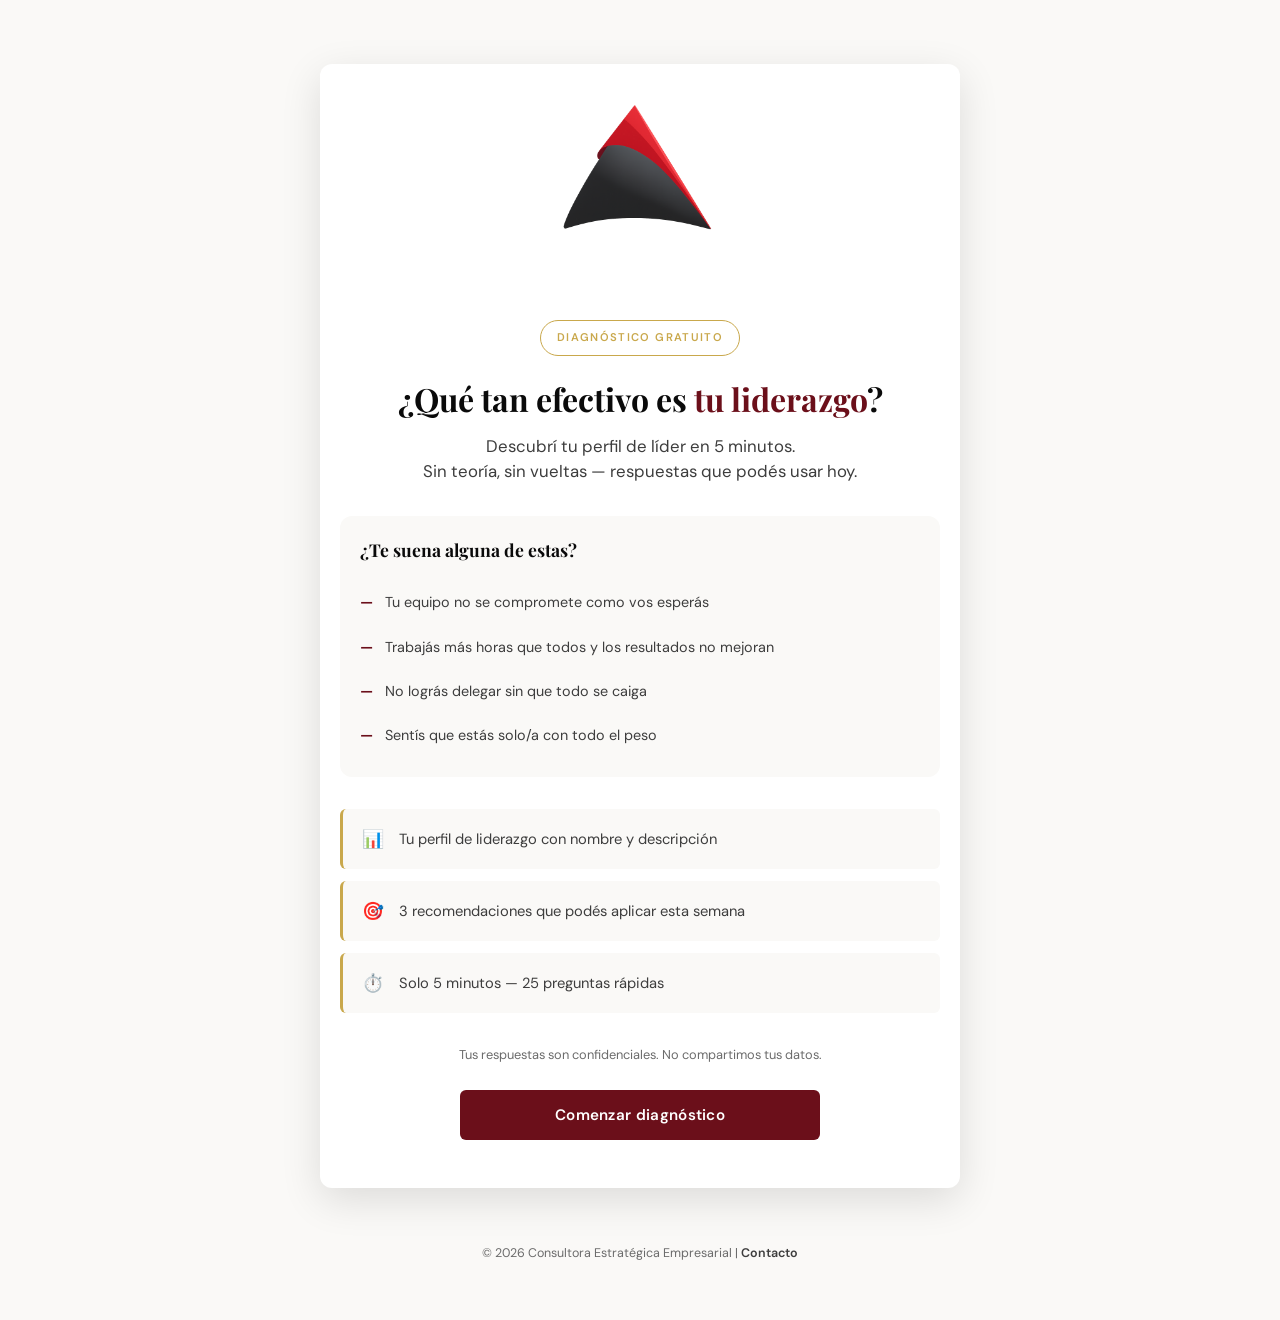
<file: public/index.html>
<!DOCTYPE html>
<html lang="es">
<head>
    <meta charset="UTF-8">
    <meta name="viewport" content="width=device-width, initial-scale=1.0, maximum-scale=1.0">
    <meta name="description" content="Diagnóstico gratuito de liderazgo para líderes y empresarios. Descubrí tu perfil en 5 minutos.">
    <meta property="og:title" content="¿Qué tan efectivo es tu liderazgo? — Diagnóstico gratuito">
    <meta property="og:description" content="Evaluá tus competencias de liderazgo en 5 minutos y recibí recomendaciones personalizadas.">
    <meta property="og:type" content="website">
    <title>Diagnóstico de Liderazgo | Consultora Estratégica Empresarial</title>
    <link rel="stylesheet" href="css/styles.css">
</head>
<body>
    <div class="container">
        
        <div class="logo-container">
            <img src="images/logo.png" alt="Consultora Estratégica" class="logo-img"
                 onerror="this.style.display='none'">
        </div>

        <!-- ════════════════════════════════════════════════════════════════
             PANTALLA 1: BIENVENIDA
             ════════════════════════════════════════════════════════════════ -->
        <section id="welcome-screen" class="screen active">
            <div class="welcome-screen-inner" style="text-align:center;">
                <div class="hero-badge">Diagnóstico gratuito</div>
                
                <h1 class="main-title">¿Qué tan efectivo es <em>tu liderazgo</em>?</h1>
                
                <p class="subtitle">Descubrí tu perfil de líder en 5 minutos.<br>
                Sin teoría, sin vueltas — respuestas que podés usar hoy.</p>

                <div class="pain-points" style="text-align:left;">
                    <h3>¿Te suena alguna de estas?</h3>
                    <div class="pain-item">Tu equipo no se compromete como vos esperás</div>
                    <div class="pain-item">Trabajás más horas que todos y los resultados no mejoran</div>
                    <div class="pain-item">No lográs delegar sin que todo se caiga</div>
                    <div class="pain-item">Sentís que estás solo/a con todo el peso</div>
                </div>

                <div class="benefits" style="text-align:left;">
                    <div class="benefit-item">
                        <span class="icon">📊</span>
                        <p>Tu perfil de liderazgo con nombre y descripción</p>
                    </div>
                    <div class="benefit-item">
                        <span class="icon">🎯</span>
                        <p>3 recomendaciones que podés aplicar esta semana</p>
                    </div>
                    <div class="benefit-item">
                        <span class="icon">⏱️</span>
                        <p>Solo 5 minutos — 25 preguntas rápidas</p>
                    </div>
                </div>

                <p class="privacy-note">Tus respuestas son confidenciales. No compartimos tus datos.</p>

                <button class="btn-primary" onclick="startQuestions()">Comenzar diagnóstico</button>
            </div>
        </section>

        <!-- ════════════════════════════════════════════════════════════════
             PANTALLA 2: PREGUNTAS (con micro-insights entre dimensiones)
             ════════════════════════════════════════════════════════════════ -->
        <section id="questions-screen" class="screen">
            <div class="progress-wrapper">
                <div class="progress-bar">
                    <div class="progress-fill" id="questions-progress" style="width:0%"></div>
                </div>
                <p class="progress-text" id="questions-progress-text">Pregunta 1 de 25</p>
            </div>

            <div class="dimension-badge" id="dimension-badge"></div>

            <div class="question-container" id="question-container">
                <!-- Preguntas se cargan dinámicamente -->
            </div>

            <div class="navigation-buttons">
                <button class="btn-secondary" id="prev-btn" onclick="previousQuestion()" style="display:none;">Anterior</button>
                <button class="btn-primary" id="next-btn" onclick="nextQuestion()">Siguiente</button>
            </div>
        </section>

        <!-- ════════════════════════════════════════════════════════════════
             MICRO-INSIGHTS (aparecen entre bloques de dimensión)
             ════════════════════════════════════════════════════════════════ -->
        <section id="insight-screen" class="micro-insight">
            <div class="insight-card" id="insight-card">
                <span class="insight-icon" id="insight-icon">💡</span>
                <div class="insight-stat" id="insight-stat">73%</div>
                <p class="insight-text" id="insight-text">Loading...</p>
                <span class="insight-source" id="insight-source">Fuente</span>
            </div>
            <div style="margin-top:1.5rem;">
                <button class="btn-primary" onclick="continueAfterInsight()">Continuar</button>
            </div>
        </section>

        <!-- ════════════════════════════════════════════════════════════════
             PANTALLA 3: DATOS (ahora AL FINAL, después de responder)
             ════════════════════════════════════════════════════════════════ -->
        <section id="profile-screen" class="screen">
            <div style="text-align:center; padding-top:1rem;">
                <h2 class="section-title">¡Listo! Tu diagnóstico está casi listo</h2>
                <p class="section-subtitle">Completá estos datos para generar tu reporte personalizado y recibir tus resultados.</p>
            </div>

            <form id="profile-form">
                <!-- Botón volver -->
                <div style="margin-bottom:1.5rem;">
                    <button type="button" class="btn-secondary" onclick="goBackToQuestions()" style="max-width:200px; margin:0; font-size:0.85rem; padding:10px 16px;">
                        ← Volver a las preguntas
                    </button>
                </div>
                <div class="form-group">
                    <label for="name">Tu nombre <span class="optional">(opcional)</span></label>
                    <input type="text" id="name" name="name" placeholder="¿Cómo te llamás?" autocomplete="name">
                </div>

                <div class="form-group">
                    <label for="email">Tu email <span class="required">*</span></label>
                    <input type="email" id="email" name="email" placeholder="tu@email.com" required autocomplete="email">
                    <small>Para enviarte tu reporte completo en PDF</small>
                </div>

                <div class="form-group">
                    <label for="country">País donde trabajás <span class="required">*</span></label>
                    <select id="country" name="country" required>
                        <option value="">Seleccioná tu país</option>
                        <option value="Argentina">Argentina</option>
                        <option value="Bolivia">Bolivia</option>
                        <option value="Chile">Chile</option>
                        <option value="Colombia">Colombia</option>
                        <option value="Costa Rica">Costa Rica</option>
                        <option value="Ecuador">Ecuador</option>
                        <option value="El Salvador">El Salvador</option>
                        <option value="España">España</option>
                        <option value="Estados Unidos">Estados Unidos</option>
                        <option value="Guatemala">Guatemala</option>
                        <option value="Honduras">Honduras</option>
                        <option value="México">México</option>
                        <option value="Nicaragua">Nicaragua</option>
                        <option value="Panamá">Panamá</option>
                        <option value="Paraguay">Paraguay</option>
                        <option value="Perú">Perú</option>
                        <option value="Puerto Rico">Puerto Rico</option>
                        <option value="República Dominicana">República Dominicana</option>
                        <option value="Uruguay">Uruguay</option>
                        <option value="Venezuela">Venezuela</option>
                        <option value="Otro">Otro</option>
                    </select>
                </div>

                <div class="form-group">
                    <label>¿Cuál es tu rol actual? <span class="required">*</span></label>
                    <div class="radio-group">
                        <label class="radio-option">
                            <input type="radio" name="role" value="Gerente / Jefe de Área" required>
                            <span>Gerente / Jefe de Área</span>
                        </label>
                        <label class="radio-option">
                            <input type="radio" name="role" value="Director / Gerente Senior">
                            <span>Director / Gerente Senior</span>
                        </label>
                        <label class="radio-option">
                            <input type="radio" name="role" value="Dueño / Fundador">
                            <span>Dueño / Fundador de empresa</span>
                        </label>
                        <label class="radio-option">
                            <input type="radio" name="role" value="Otro">
                            <span>Otro rol de liderazgo</span>
                        </label>
                    </div>
                </div>

                <div class="form-group">
                    <label>¿Cuántas personas liderás? <span class="required">*</span></label>
                    <div class="radio-group">
                        <label class="radio-option">
                            <input type="radio" name="teamSize" value="1-5 personas" required>
                            <span>1-5 personas</span>
                        </label>
                        <label class="radio-option">
                            <input type="radio" name="teamSize" value="6-15 personas">
                            <span>6-15 personas</span>
                        </label>
                        <label class="radio-option">
                            <input type="radio" name="teamSize" value="16-50 personas">
                            <span>16-50 personas</span>
                        </label>
                        <label class="radio-option">
                            <input type="radio" name="teamSize" value="Más de 50 personas">
                            <span>Más de 50 personas</span>
                        </label>
                    </div>
                </div>

                <button type="submit" class="btn-primary">Ver mis resultados</button>
            </form>
        </section>

        <!-- ════════════════════════════════════════════════════════════════
             PANTALLA 4: CARGA
             ════════════════════════════════════════════════════════════════ -->
        <section id="loading-screen" class="screen">
            <div class="loading-content">
                <div class="spinner"></div>
                <h2>Generando tu perfil de liderazgo...</h2>
                <p id="loading-message">Analizando tus respuestas en 5 dimensiones</p>
            </div>
        </section>

    </div>

    <footer class="site-footer">
        <p>&copy; 2026 Consultora Estratégica Empresarial | <a href="mailto:contactofba@gmail.com">Contacto</a></p>
    </footer>

    <script src="js/assessment.js"></script>
</body>
</html>
</file>
<file: public/css/styles.css>
/* ==========================================================================
   LEADERSHIP ASSESSMENT — REDESIGN v2.0
   Paleta: Negro, Rojo, Blanco | Bordo, Gris | Dorado metálico
   Estética: Editorial de lujo, mobile-first
   ========================================================================== */

@import url('https://fonts.googleapis.com/css2?family=Playfair+Display:wght@400;600;700;800&family=DM+Sans:wght@300;400;500;600;700&display=swap');

/* ── Variables ─────────────────────────────────────────────────────────── */
:root {
    /* Marca */
    --black: #0a0a0a;
    --red: #c41a1a;
    --white: #ffffff;
    --bordeaux: #6b0f1a;
    --bordeaux-deep: #4a0a12;
    --grey-900: #1a1a1a;
    --grey-700: #3d3d3d;
    --grey-500: #6b6b6b;
    --grey-300: #b0b0b0;
    --grey-100: #f2f0ed;
    --grey-50: #faf9f7;
    --gold: #c9a84c;
    --gold-light: #d4b95e;
    --gold-muted: rgba(201, 168, 76, 0.15);

    /* Semánticos */
    --bg: var(--grey-50);
    --surface: var(--white);
    --text-primary: var(--black);
    --text-secondary: var(--grey-700);
    --text-muted: var(--grey-500);
    --accent: var(--bordeaux);
    --accent-hover: var(--bordeaux-deep);
    --highlight: var(--gold);
    --border: #e5e2de;
    --error: #b91c1c;
    --success: #15803d;

    /* Tipografía */
    --font-display: 'Playfair Display', Georgia, serif;
    --font-body: 'DM Sans', -apple-system, sans-serif;

    /* Espaciado */
    --sp-2: 0.5rem;
    --sp-3: 0.75rem;
    --sp-4: 1rem;
    --sp-5: 1.25rem;
    --sp-6: 1.5rem;
    --sp-8: 2rem;
    --sp-10: 2.5rem;
    --sp-12: 3rem;
    --sp-16: 4rem;

    /* Otros */
    --radius: 6px;
    --radius-lg: 12px;
    --shadow-sm: 0 1px 3px rgba(0,0,0,0.06);
    --shadow-md: 0 4px 16px rgba(0,0,0,0.08);
    --shadow-lg: 0 12px 40px rgba(0,0,0,0.12);
    --transition: 0.25s cubic-bezier(0.4, 0, 0.2, 1);
}

/* ── Reset ─────────────────────────────────────────────────────────────── */
*, *::before, *::after { margin: 0; padding: 0; box-sizing: border-box; }
html { scroll-behavior: smooth; -webkit-text-size-adjust: 100%; }

body {
    font-family: var(--font-body);
    font-size: 16px;
    line-height: 1.6;
    color: var(--text-primary);
    background: var(--bg);
    min-height: 100vh;
    -webkit-font-smoothing: antialiased;
}

/* ── Contenedor principal ──────────────────────────────────────────────── */
.container {
    max-width: 640px;
    margin: 0 auto;
    background: var(--surface);
    min-height: 100vh;
    position: relative;
    overflow-x: hidden; /* Solo horizontal — permite sticky vertical */
}

@media (min-width: 768px) {
    body { padding: var(--sp-8) var(--sp-4); }
    .container {
        min-height: auto;
        border-radius: var(--radius-lg);
        box-shadow: var(--shadow-lg);
        margin-top: var(--sp-8);
        margin-bottom: var(--sp-8);
    }
}

/* ── Logo ──────────────────────────────────────────────────────────────── */
.logo-container {
    text-align: center;
    padding: var(--sp-6) var(--sp-4) var(--sp-2);
}

.logo-img {
    max-width: 160px;
    height: auto;
}

/* ── Pantallas (navegación) ────────────────────────────────────────────── */
.screen {
    display: none;
    padding: var(--sp-6) var(--sp-5);
    animation: screenIn 0.4s ease-out;
}

.screen.active { display: block; }

@keyframes screenIn {
    from { opacity: 0; transform: translateY(12px); }
    to { opacity: 1; transform: translateY(0); }
}

/* ── Barra de progreso (fija arriba) ───────────────────────────────────── */
.progress-wrapper {
    position: sticky;
    top: 0;
    z-index: 100;
    background: var(--surface);
    padding: var(--sp-3) var(--sp-5) 0;
    border-bottom: 1px solid var(--border);
}

.progress-bar {
    width: 100%;
    height: 4px;
    background: var(--grey-100);
    border-radius: 2px;
    overflow: hidden;
}

.progress-fill {
    height: 100%;
    background: linear-gradient(90deg, var(--bordeaux), var(--gold));
    transition: width 0.4s ease;
    border-radius: 2px;
}

.progress-text {
    text-align: center;
    color: var(--text-muted);
    font-size: 0.8rem;
    font-weight: 500;
    padding: var(--sp-2) 0 var(--sp-3);
    letter-spacing: 0.03em;
}

/* ══════════════════════════════════════════════════════════════════════════
   PANTALLA DE BIENVENIDA
   ══════════════════════════════════════════════════════════════════════════ */
.welcome-screen-inner {
    padding: var(--sp-8) 0 var(--sp-6);
}

.hero-badge {
    display: inline-block;
    font-family: var(--font-body);
    font-size: 0.7rem;
    font-weight: 600;
    letter-spacing: 0.12em;
    text-transform: uppercase;
    color: var(--gold);
    border: 1px solid var(--gold);
    padding: var(--sp-2) var(--sp-4);
    border-radius: 100px;
    margin-bottom: var(--sp-6);
}

.main-title {
    font-family: var(--font-display);
    font-size: 2rem;
    font-weight: 700;
    color: var(--text-primary);
    line-height: 1.2;
    margin-bottom: var(--sp-4);
}

.main-title em {
    font-style: normal;
    color: var(--bordeaux);
}

.subtitle {
    font-size: 1.05rem;
    color: var(--text-secondary);
    font-weight: 400;
    margin-bottom: var(--sp-8);
    line-height: 1.5;
}

/* Beneficios */
.benefits {
    display: flex;
    flex-direction: column;
    gap: var(--sp-3);
    margin-bottom: var(--sp-8);
}

.benefit-item {
    display: flex;
    align-items: center;
    gap: var(--sp-3);
    padding: var(--sp-4);
    background: var(--grey-50);
    border-radius: var(--radius);
    border-left: 3px solid var(--gold);
    transition: var(--transition);
}

.benefit-item .icon {
    font-size: 1.1rem;
    flex-shrink: 0;
    width: 28px;
    text-align: center;
}

.benefit-item p {
    color: var(--text-secondary);
    font-size: 0.92rem;
    line-height: 1.4;
}

.privacy-note {
    font-size: 0.8rem;
    color: var(--text-muted);
    text-align: center;
    margin-bottom: var(--sp-6);
}

/* Dolor points */
.pain-points {
    background: var(--grey-50);
    border-radius: var(--radius-lg);
    padding: var(--sp-5);
    margin-bottom: var(--sp-8);
}

.pain-points h3 {
    font-family: var(--font-display);
    font-size: 1.1rem;
    color: var(--text-primary);
    margin-bottom: var(--sp-4);
}

.pain-item {
    display: flex;
    align-items: flex-start;
    gap: var(--sp-3);
    padding: var(--sp-3) 0;
    font-size: 0.9rem;
    color: var(--text-secondary);
    line-height: 1.4;
}

.pain-item::before {
    content: '—';
    color: var(--bordeaux);
    font-weight: 700;
    flex-shrink: 0;
}

/* ══════════════════════════════════════════════════════════════════════════
   PREGUNTAS
   ══════════════════════════════════════════════════════════════════════════ */
.dimension-badge { display: none; }

.question-container {
    padding: var(--sp-4) 0;
    min-height: 320px;
    display: flex;
    flex-direction: column;
    justify-content: center;
}

.question-number {
    font-size: 0.75rem;
    font-weight: 600;
    text-transform: uppercase;
    letter-spacing: 0.1em;
    color: var(--text-muted);
    margin-bottom: var(--sp-4);
}

.question-text {
    font-family: var(--font-display);
    font-size: 1.25rem;
    font-weight: 600;
    color: var(--text-primary);
    line-height: 1.4;
    margin-bottom: var(--sp-8);
    text-align: left;
}

/* Escala Likert — botones grandes, mobile-friendly */
.likert-scale {
    display: flex;
    flex-direction: column;
    gap: var(--sp-3);
}

.likert-option {
    display: flex;
    align-items: center;
    gap: var(--sp-4);
    padding: var(--sp-4) var(--sp-5);
    border: 1.5px solid var(--border);
    border-radius: var(--radius);
    cursor: pointer;
    transition: var(--transition);
    min-height: 52px;
    -webkit-tap-highlight-color: transparent;
}

.likert-option:hover {
    border-color: var(--bordeaux);
    background: rgba(107, 15, 26, 0.03);
}

.likert-option:active {
    transform: scale(0.99);
}

.likert-option input[type="radio"] { display: none; }

.likert-number {
    display: inline-flex;
    align-items: center;
    justify-content: center;
    width: 36px;
    height: 36px;
    border-radius: 50%;
    background: var(--grey-100);
    color: var(--text-secondary);
    font-weight: 700;
    font-size: 0.95rem;
    flex-shrink: 0;
    transition: var(--transition);
}

.likert-label {
    flex: 1;
    color: var(--text-secondary);
    font-size: 0.9rem;
    font-weight: 400;
    line-height: 1.3;
}

/* Estado seleccionado */
.likert-option.selected {
    border-color: var(--bordeaux);
    background: rgba(107, 15, 26, 0.04);
}

.likert-option.selected .likert-number {
    background: var(--bordeaux);
    color: var(--white);
    transform: scale(1.05);
}

.likert-option.selected .likert-label {
    color: var(--text-primary);
    font-weight: 600;
}

/* ── Micro-Insights (entre bloques de dimensión) ──────────────────────── */
.micro-insight {
    display: none;
    padding: var(--sp-6) var(--sp-5);
    animation: screenIn 0.5s ease-out;
}

.micro-insight.active { display: block; }

.insight-card {
    background: linear-gradient(135deg, var(--grey-900), var(--bordeaux-deep));
    color: var(--white);
    border-radius: var(--radius-lg);
    padding: var(--sp-8) var(--sp-6);
    text-align: center;
    position: relative;
    overflow: hidden;
}

.insight-card::before {
    content: '';
    position: absolute;
    top: -30%;
    right: -20%;
    width: 200px;
    height: 200px;
    background: radial-gradient(circle, rgba(201,168,76,0.15), transparent 70%);
    border-radius: 50%;
}

.insight-icon {
    font-size: 2rem;
    margin-bottom: var(--sp-4);
    display: block;
}

.insight-stat {
    font-family: var(--font-display);
    font-size: 2.5rem;
    font-weight: 800;
    color: var(--gold);
    margin-bottom: var(--sp-3);
    line-height: 1;
}

.insight-text {
    font-size: 0.95rem;
    line-height: 1.5;
    color: rgba(255,255,255,0.85);
    margin-bottom: var(--sp-6);
    max-width: 380px;
    margin-left: auto;
    margin-right: auto;
}

.insight-source {
    font-size: 0.72rem;
    color: rgba(255,255,255,0.4);
    letter-spacing: 0.05em;
}

/* ── Navegación ────────────────────────────────────────────────────────── */
.navigation-buttons {
    display: flex;
    gap: var(--sp-3);
    justify-content: center;
    padding: var(--sp-4) 0;
}

/* ── Botones ───────────────────────────────────────────────────────────── */
.btn-primary,
.btn-secondary {
    font-family: var(--font-body);
    font-weight: 600;
    font-size: 0.95rem;
    border: none;
    border-radius: var(--radius);
    cursor: pointer;
    transition: var(--transition);
    display: block;
    text-align: center;
    text-decoration: none;
    -webkit-tap-highlight-color: transparent;
}

.btn-primary {
    background: var(--bordeaux);
    color: var(--white);
    padding: 15px 32px;
    width: 100%;
    max-width: 360px;
    margin: 0 auto;
    letter-spacing: 0.02em;
}

.btn-primary:hover {
    background: var(--bordeaux-deep);
    transform: translateY(-1px);
    box-shadow: 0 6px 20px rgba(107, 15, 26, 0.25);
}

.btn-primary:active { transform: translateY(0); }

.btn-secondary {
    background: transparent;
    color: var(--text-secondary);
    border: 1.5px solid var(--border);
    padding: 13px 24px;
}

.btn-secondary:hover {
    border-color: var(--text-secondary);
    color: var(--text-primary);
}

.btn-gold {
    background: linear-gradient(135deg, var(--gold), var(--gold-light));
    color: var(--black);
    padding: 16px 32px;
    width: 100%;
    max-width: 360px;
    margin: 0 auto;
    font-weight: 700;
    font-size: 1rem;
    border: none;
    border-radius: var(--radius);
    cursor: pointer;
    transition: var(--transition);
    display: block;
    text-align: center;
    text-decoration: none;
    letter-spacing: 0.02em;
}

.btn-gold:hover {
    transform: translateY(-2px);
    box-shadow: 0 8px 24px rgba(201, 168, 76, 0.35);
}

.navigation-buttons .btn-primary,
.navigation-buttons .btn-secondary {
    flex: 1;
    max-width: 200px;
    margin: 0;
}

/* ══════════════════════════════════════════════════════════════════════════
   FORMULARIOS (ahora al final del flujo)
   ══════════════════════════════════════════════════════════════════════════ */
.form-group {
    margin-bottom: var(--sp-5);
}

.form-group label {
    display: block;
    font-weight: 600;
    font-size: 0.9rem;
    color: var(--text-primary);
    margin-bottom: var(--sp-2);
}

.required { color: var(--red); }
.optional { font-weight: 400; color: var(--text-muted); font-size: 0.8rem; }

.form-group input[type="text"],
.form-group input[type="email"],
.form-group select {
    width: 100%;
    padding: 13px 16px;
    border: 1.5px solid var(--border);
    border-radius: var(--radius);
    font-size: 1rem;
    font-family: var(--font-body);
    transition: var(--transition);
    background: var(--surface);
    color: var(--text-primary);
    -webkit-appearance: none;
}

.form-group input:focus,
.form-group select:focus {
    outline: none;
    border-color: var(--bordeaux);
    box-shadow: 0 0 0 3px rgba(107, 15, 26, 0.08);
}

.form-group small {
    display: block;
    margin-top: var(--sp-2);
    font-size: 0.8rem;
    color: var(--text-muted);
}

/* Radio options */
.radio-group {
    display: flex;
    flex-direction: column;
    gap: var(--sp-2);
}

.radio-option {
    display: flex;
    align-items: center;
    padding: var(--sp-4);
    border: 1.5px solid var(--border);
    border-radius: var(--radius);
    cursor: pointer;
    transition: var(--transition);
    min-height: 48px;
}

.radio-option:hover {
    border-color: var(--bordeaux);
    background: rgba(107, 15, 26, 0.02);
}

.radio-option input[type="radio"] {
    width: 18px;
    height: 18px;
    margin-right: var(--sp-3);
    accent-color: var(--bordeaux);
    flex-shrink: 0;
}

.radio-option span {
    font-size: 0.9rem;
    color: var(--text-secondary);
    line-height: 1.3;
}

.radio-option input[type="radio"]:checked + span {
    font-weight: 600;
    color: var(--text-primary);
}

/* ══════════════════════════════════════════════════════════════════════════
   PANTALLA DE CARGA
   ══════════════════════════════════════════════════════════════════════════ */
.loading-content {
    text-align: center;
    padding: var(--sp-16) 0;
}

.spinner {
    width: 48px;
    height: 48px;
    margin: 0 auto var(--sp-8);
    border: 3px solid var(--border);
    border-top: 3px solid var(--bordeaux);
    border-radius: 50%;
    animation: spin 0.8s linear infinite;
}

@keyframes spin {
    to { transform: rotate(360deg); }
}

.loading-content h2 {
    font-family: var(--font-display);
    font-size: 1.5rem;
    color: var(--text-primary);
    margin-bottom: var(--sp-3);
}

.loading-content p {
    color: var(--text-muted);
    font-size: 0.9rem;
}

/* ── Section titles (generic) ─────────────────────────────────────────── */
.section-title {
    font-family: var(--font-display);
    font-size: 1.5rem;
    font-weight: 700;
    color: var(--text-primary);
    margin-bottom: var(--sp-3);
    line-height: 1.25;
}

.section-subtitle {
    font-size: 0.95rem;
    color: var(--text-secondary);
    margin-bottom: var(--sp-6);
    line-height: 1.5;
}

/* ══════════════════════════════════════════════════════════════════════════
   PÁGINA DE RESULTADOS
   ══════════════════════════════════════════════════════════════════════════ */
.results-container {
    max-width: 640px;
    margin: 0 auto;
    background: var(--surface);
    min-height: 100vh;
}

@media (min-width: 768px) {
    .results-container {
        min-height: auto;
        border-radius: var(--radius-lg);
        box-shadow: var(--shadow-lg);
        margin-top: var(--sp-8);
        margin-bottom: var(--sp-8);
    }
}

/* Header de resultados */
.results-header {
    background: linear-gradient(145deg, var(--black) 0%, var(--bordeaux-deep) 100%);
    color: var(--white);
    padding: var(--sp-10) var(--sp-6) var(--sp-8);
    text-align: center;
    position: relative;
    overflow: hidden;
}

.results-header::after {
    content: '';
    position: absolute;
    bottom: -40%;
    right: -20%;
    width: 300px;
    height: 300px;
    background: radial-gradient(circle, rgba(201,168,76,0.12), transparent 70%);
    border-radius: 50%;
}

.results-header h1 {
    font-family: var(--font-display);
    font-size: 1.6rem;
    font-weight: 700;
    margin-bottom: var(--sp-2);
    position: relative;
    z-index: 1;
}

.results-header .participant-info {
    font-size: 0.85rem;
    color: rgba(255,255,255,0.6);
    position: relative;
    z-index: 1;
}

.results-body {
    padding: var(--sp-6) var(--sp-5);
}

/* Score card principal */
.score-card {
    text-align: center;
    padding: var(--sp-8) var(--sp-5);
    margin-bottom: var(--sp-6);
}

.global-score {
    font-family: var(--font-display);
    font-size: 4.5rem;
    font-weight: 800;
    color: var(--bordeaux);
    line-height: 1;
    margin-bottom: var(--sp-2);
}

.global-score span {
    font-size: 1.5rem;
    color: var(--text-muted);
    font-weight: 400;
}

.global-level {
    display: inline-block;
    font-size: 0.85rem;
    font-weight: 600;
    text-transform: uppercase;
    letter-spacing: 0.1em;
    padding: var(--sp-2) var(--sp-5);
    border-radius: 100px;
    margin-bottom: var(--sp-4);
}

/* Profile badge (tipo de líder) */
.profile-badge {
    background: linear-gradient(135deg, var(--grey-900), var(--bordeaux-deep));
    color: var(--white);
    border-radius: var(--radius-lg);
    padding: var(--sp-6);
    margin-bottom: var(--sp-6);
    position: relative;
    overflow: hidden;
}

.profile-badge::after {
    content: '';
    position: absolute;
    top: -20%;
    right: -10%;
    width: 150px;
    height: 150px;
    background: radial-gradient(circle, rgba(201,168,76,0.15), transparent 70%);
    border-radius: 50%;
}

.profile-badge .profile-label {
    font-size: 0.7rem;
    letter-spacing: 0.12em;
    text-transform: uppercase;
    color: var(--gold);
    margin-bottom: var(--sp-3);
    position: relative;
    z-index: 1;
}

.profile-badge .profile-name {
    font-family: var(--font-display);
    font-size: 1.5rem;
    font-weight: 700;
    margin-bottom: var(--sp-3);
    position: relative;
    z-index: 1;
}

.profile-badge .profile-description {
    font-size: 0.9rem;
    line-height: 1.6;
    color: rgba(255,255,255,0.8);
    position: relative;
    z-index: 1;
}

/* Dimensiones */
.dimensions-section {
    margin-bottom: var(--sp-8);
}

.dimensions-section h2 {
    font-family: var(--font-display);
    font-size: 1.2rem;
    font-weight: 700;
    margin-bottom: var(--sp-5);
    color: var(--text-primary);
}

.dimension-card {
    padding: var(--sp-5);
    border: 1px solid var(--border);
    border-radius: var(--radius);
    margin-bottom: var(--sp-3);
    transition: var(--transition);
}

.dimension-card-header {
    display: flex;
    justify-content: space-between;
    align-items: center;
    margin-bottom: var(--sp-3);
}

.dimension-card h3 {
    font-family: var(--font-body);
    font-size: 0.9rem;
    font-weight: 600;
    color: var(--text-primary);
    flex: 1;
    padding-right: var(--sp-3);
}

.score-value {
    font-family: var(--font-display);
    font-size: 1.6rem;
    font-weight: 800;
    color: var(--bordeaux);
    flex-shrink: 0;
}

.dimension-bar {
    width: 100%;
    height: 6px;
    background: var(--grey-100);
    border-radius: 3px;
    overflow: hidden;
    margin-bottom: var(--sp-3);
}

.dimension-bar-fill {
    height: 100%;
    border-radius: 3px;
    transition: width 0.8s ease;
}

.bar-exceptional { background: linear-gradient(90deg, var(--bordeaux), var(--gold)); }
.bar-effective { background: var(--bordeaux); }
.bar-developing { background: var(--gold); }
.bar-critical { background: var(--red); }

.level-badge {
    display: inline-block;
    font-size: 0.72rem;
    font-weight: 600;
    text-transform: uppercase;
    letter-spacing: 0.06em;
    padding: 3px 10px;
    border-radius: 100px;
}

.level-exceptional { background: rgba(107,15,26,0.1); color: var(--bordeaux); }
.level-effective { background: rgba(107,15,26,0.06); color: var(--bordeaux); }
.level-developing { background: var(--gold-muted); color: #8a7132; }
.level-critical { background: rgba(185,28,28,0.08); color: var(--red); }

.dimension-interpretation {
    font-size: 0.85rem;
    color: var(--text-secondary);
    line-height: 1.5;
    margin-top: var(--sp-3);
    padding-top: var(--sp-3);
    border-top: 1px solid var(--border);
}

/* Fortalezas / Oportunidades */
.analysis-box {
    border-radius: var(--radius-lg);
    padding: var(--sp-5);
    margin-bottom: var(--sp-5);
}

.analysis-box.strengths {
    background: rgba(107, 15, 26, 0.03);
    border: 1px solid rgba(107, 15, 26, 0.1);
}

.analysis-box.opportunities {
    background: var(--gold-muted);
    border: 1px solid rgba(201, 168, 76, 0.25);
}

.analysis-box h2 {
    font-family: var(--font-display);
    font-size: 1.1rem;
    font-weight: 700;
    margin-bottom: var(--sp-4);
}

.analysis-item {
    display: flex;
    justify-content: space-between;
    align-items: center;
    padding: var(--sp-3) 0;
    border-bottom: 1px solid rgba(0,0,0,0.06);
    font-size: 0.9rem;
}

.analysis-item:last-child { border-bottom: none; }

.analysis-item .dim-name { color: var(--text-secondary); flex: 1; }
.analysis-item .dim-score {
    font-family: var(--font-display);
    font-weight: 700;
    color: var(--bordeaux);
    font-size: 1.1rem;
}

/* Recomendaciones */
.recommendations-section {
    margin-bottom: var(--sp-8);
}

.recommendations-section h2 {
    font-family: var(--font-display);
    font-size: 1.2rem;
    font-weight: 700;
    margin-bottom: var(--sp-2);
}

.recommendations-section .rec-intro {
    font-size: 0.9rem;
    color: var(--text-secondary);
    margin-bottom: var(--sp-5);
    line-height: 1.5;
}

.recommendation-card {
    border: 1px solid var(--border);
    border-radius: var(--radius);
    padding: var(--sp-5);
    margin-bottom: var(--sp-4);
}

.recommendation-card h3 {
    font-family: var(--font-display);
    font-size: 1rem;
    font-weight: 700;
    color: var(--text-primary);
    margin-bottom: var(--sp-3);
}

.recommendation-card p {
    font-size: 0.88rem;
    color: var(--text-secondary);
    line-height: 1.6;
}

.recommendation-card .rec-action {
    margin-top: var(--sp-4);
    padding: var(--sp-4);
    background: var(--grey-50);
    border-radius: var(--radius);
    font-size: 0.85rem;
    color: var(--text-primary);
    line-height: 1.5;
    font-weight: 500;
}

/* CTA Section */
.cta-section {
    background: linear-gradient(145deg, var(--black), var(--bordeaux-deep));
    color: var(--white);
    border-radius: var(--radius-lg);
    padding: var(--sp-8) var(--sp-6);
    text-align: center;
    margin-bottom: var(--sp-6);
    position: relative;
    overflow: hidden;
}

.cta-section::after {
    content: '';
    position: absolute;
    top: -30%;
    left: -20%;
    width: 250px;
    height: 250px;
    background: radial-gradient(circle, rgba(201,168,76,0.1), transparent 70%);
    border-radius: 50%;
}

.cta-section h2 {
    font-family: var(--font-display);
    font-size: 1.4rem;
    font-weight: 700;
    margin-bottom: var(--sp-4);
    position: relative;
    z-index: 1;
}

.cta-section p {
    font-size: 0.9rem;
    line-height: 1.6;
    color: rgba(255,255,255,0.8);
    margin-bottom: var(--sp-6);
    position: relative;
    z-index: 1;
}

.cta-section .btn-gold {
    position: relative;
    z-index: 1;
}

.cta-details {
    display: flex;
    flex-direction: column;
    gap: var(--sp-3);
    margin-bottom: var(--sp-6);
    text-align: left;
    position: relative;
    z-index: 1;
}

.cta-detail-item {
    display: flex;
    align-items: center;
    gap: var(--sp-3);
    font-size: 0.88rem;
    color: rgba(255,255,255,0.8);
}

.cta-detail-item .cta-icon {
    color: var(--gold);
    font-size: 1rem;
    flex-shrink: 0;
}

.cta-guarantee {
    font-size: 0.78rem;
    color: rgba(255,255,255,0.45);
    margin-top: var(--sp-4);
    position: relative;
    z-index: 1;
}

/* Share buttons */
.share-section {
    text-align: center;
    padding: var(--sp-5) 0;
    margin-bottom: var(--sp-5);
}

.share-section p {
    font-size: 0.85rem;
    color: var(--text-muted);
    margin-bottom: var(--sp-3);
}

.share-buttons {
    display: flex;
    gap: var(--sp-3);
    justify-content: center;
}

.share-btn {
    display: inline-flex;
    align-items: center;
    gap: var(--sp-2);
    padding: 10px 16px;
    border: 1.5px solid var(--border);
    border-radius: var(--radius);
    font-size: 0.82rem;
    font-weight: 600;
    color: var(--text-secondary);
    text-decoration: none;
    cursor: pointer;
    background: none;
    transition: var(--transition);
    font-family: var(--font-body);
}

.share-btn:hover {
    border-color: var(--bordeaux);
    color: var(--bordeaux);
}

/* Actions bar */
.actions-bar {
    display: flex;
    gap: var(--sp-3);
    justify-content: center;
    margin-bottom: var(--sp-6);
    flex-wrap: wrap;
}

.btn-action {
    display: inline-flex;
    align-items: center;
    gap: var(--sp-2);
    padding: 10px 16px;
    border: 1.5px solid var(--border);
    border-radius: var(--radius);
    font-size: 0.82rem;
    font-weight: 600;
    color: var(--text-secondary);
    text-decoration: none;
    cursor: pointer;
    background: none;
    transition: var(--transition);
    font-family: var(--font-body);
}

.btn-action:hover {
    border-color: var(--bordeaux);
    color: var(--bordeaux);
    background: rgba(107,15,26,0.02);
}

/* ── Footer ────────────────────────────────────────────────────────────── */
.site-footer {
    text-align: center;
    padding: var(--sp-6) var(--sp-4);
    color: var(--text-muted);
    font-size: 0.78rem;
}

.site-footer a {
    color: var(--text-secondary);
    text-decoration: none;
    font-weight: 600;
}

.site-footer a:hover { color: var(--bordeaux); }

/* ── Print ─────────────────────────────────────────────────────────────── */
@media print {
    body { background: white; padding: 0; }
    .actions-bar, .cta-section, .share-section, .site-footer { display: none; }
    .results-container { box-shadow: none; }
}

/* ── Mobile refinements ────────────────────────────────────────────────── */
@media (max-width: 480px) {
    .main-title { font-size: 1.75rem; }
    .global-score { font-size: 3.5rem; }
    .profile-badge .profile-name { font-size: 1.3rem; }
    .insight-stat { font-size: 2rem; }
    .cta-section { padding: var(--sp-6) var(--sp-5); }
    
    .navigation-buttons {
        flex-direction: column-reverse;
        gap: var(--sp-2);
    }
    .navigation-buttons .btn-primary,
    .navigation-buttons .btn-secondary {
        max-width: 100%;
    }
}
</file>
